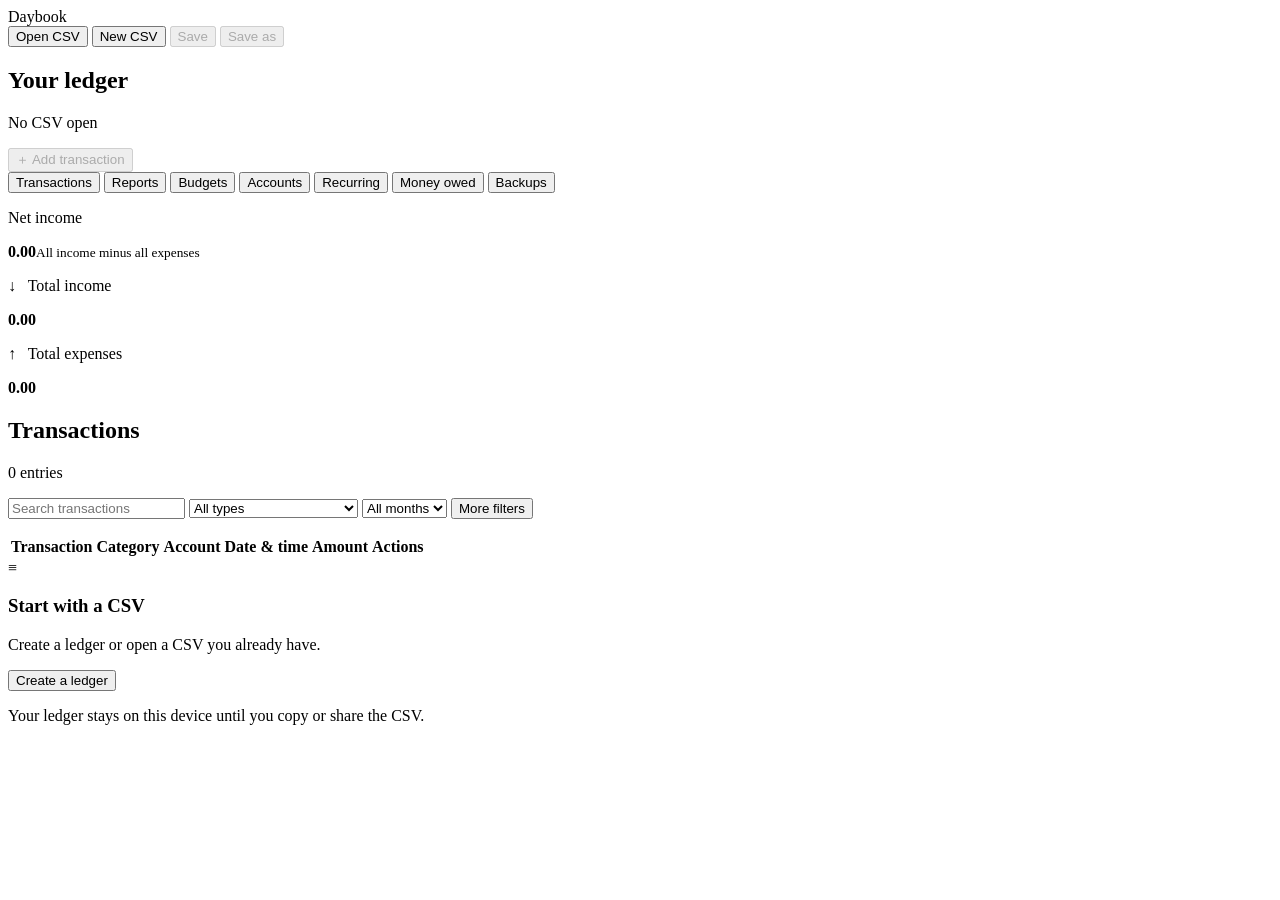
<file: src/index.html>
<!doctype html>
<html lang="en">
<head>
  <meta charset="utf-8">
  <meta name="viewport" content="width=device-width, initial-scale=1">
  <title>Daybook · Personal ledger</title>
  <style>/* STYLES */</style>
</head>
<body>
  <header class="top">
    <div class="top-inner">
      <div class="brand"><span class="mark" aria-hidden="true"><i></i><i></i><i></i></span>Daybook</div>
      <div class="file-bar">
        <button id="open">Open CSV</button>
        <button id="new">New CSV</button>
        <button id="save" disabled>Save</button>
        <button id="save-as" disabled>Save as</button>
        <input type="file" id="upload" accept=".csv,text/csv" hidden>
      </div>
    </div>
  </header>
  <main>
    <section class="intro">
      <div>
        <h1>Your ledger</h1>
        <p class="file-status"><span id="dot"></span><span id="file-status">No CSV open</span></p>
        <button id="confirm-download" hidden>Confirm downloaded CSV</button>
      </div>
      <button class="primary" id="add" disabled><span aria-hidden="true">＋</span> Add transaction</button>
    </section>
    <nav class="view-nav" aria-label="Ledger views">
      <button data-view="transactions" aria-current="page">Transactions</button>
      <button data-view="reports">Reports</button>
      <button data-view="budgets">Budgets</button>
      <button data-view="accounts">Accounts</button>
      <button data-view="recurring">Recurring</button>
      <button data-view="debts">Money owed</button>
      <button data-view="backups">Backups</button>
    </nav>
    <div id="transactions-view">
    <section class="summary" aria-label="Ledger totals">
      <article class="balance"><p>Net income</p><strong id="balance">0.00</strong><small>All income minus all expenses</small></article>
      <article><p class="income">↓ &nbsp; Total income</p><strong id="income">0.00</strong></article>
      <article><p class="expense">↑ &nbsp; Total expenses</p><strong id="expense">0.00</strong></article>
    </section>
    <section class="transactions" aria-labelledby="transactions-title">
      <div class="section-bar">
        <div><h2 id="transactions-title">Transactions</h2><p id="count">0 entries</p></div>
        <div class="filters">
          <input type="search" id="search" aria-label="Search transactions" placeholder="Search transactions">
          <select id="filter" aria-label="Transaction type">
            <option value="all">All types</option>
            <option value="credit">Income</option>
            <option value="debit">Expenses</option>
            <option value="transfer">Transfers</option>
            <option value="debt">Lending and repayments</option>
          </select>
          <select id="month" aria-label="Filter by month"><option value="">All months</option></select>
          <button id="more-filters" type="button" aria-expanded="false" aria-controls="advanced-filters">More filters</button>
          <button id="clear-filters" hidden>Clear filters</button>
        </div>
      </div>
      <div id="advanced-filters" class="advanced-filters" hidden>
        <label>Account<select id="account-filter"><option value="">All accounts</option></select></label>
        <label>Category<select id="category-filter"><option value="">All categories</option></select></label>
        <label>From<input type="date" id="from-filter"></label>
        <label>To<input type="date" id="to-filter"></label>
        <label>Min. amount<input type="number" min="0" step="0.01" id="min-filter" placeholder="Any"></label>
        <label>Max. amount<input type="number" min="0" step="0.01" id="max-filter" placeholder="Any"></label>
        <label>Sort<select id="sort-filter"><option value="">Newest first</option><option value="oldest">Oldest first</option><option value="high">Highest amount</option><option value="low">Lowest amount</option></select></label>
      </div>
      <p id="filter-error" class="filter-error" role="status"></p>
      <div class="table-wrap">
        <table>
          <thead><tr><th scope="col">Transaction</th><th scope="col">Category</th><th scope="col">Account</th><th scope="col">Date &amp; time</th><th scope="col" class="numeric">Amount</th><th scope="col"><span class="sr-only">Actions</span></th></tr></thead>
          <tbody id="entries"></tbody>
        </table>
      </div>
      <div id="empty" class="empty">
        <span class="empty-icon" aria-hidden="true">≡</span>
        <h3 id="empty-title">Start with a CSV</h3>
        <p id="empty-text">Create a ledger or open a CSV you already have.</p>
        <button id="empty-action">Create a ledger</button>
      </div>
    </section>
    </div>
    <section id="feature-view" class="feature-view" aria-labelledby="feature-heading" hidden>
      <div class="section-bar feature-heading">
        <div><h2 id="feature-heading" tabindex="-1"></h2><p id="feature-description"></p></div>
        <div id="feature-actions" class="filters"></div>
      </div>
      <div id="feature-content" class="feature-content"></div>
    </section>
    <input id="restore-upload" type="file" accept=".csv,text/csv" hidden>
    <p class="foot">Your ledger stays on this device until you copy or share the CSV.</p>
  </main>
  <p id="notice" role="status" class="notice"></p>
  <dialog id="editor" aria-labelledby="editor-title">
    <form id="transaction-form">
      <div class="editor-heading"><h2 id="editor-title">Add transaction</h2><button id="close-editor" type="button" aria-label="Close">×</button></div>
      <fieldset>
        <legend>Transaction type</legend>
        <label><input type="radio" name="type" value="debit" checked> Expense</label>
        <label><input type="radio" name="type" value="credit"> Income</label>
        <label><input type="radio" name="type" value="transfer"> Transfer</label>
      </fieldset>
      <label id="counterparty-field"><span id="counterparty-label">Payee</span><input name="counterparty" required placeholder="Who received the money?"></label>
      <div class="form-grid">
        <label>Amount<input name="amount" inputmode="decimal" required placeholder="0.00"></label>
        <label>Category <span class="optional">(optional)</span><input name="category" list="categories" placeholder="e.g. Groceries"><datalist id="categories"></datalist></label>
        <label><span id="account-label">Account</span><select name="account" required></select></label>
        <label id="transfer-destination" hidden>To account<select name="to"></select></label>
        <label>Date<input type="date" name="date" required></label>
        <label>Time<input type="time" name="time" step="1"></label>
      </div>
      <label>Notes <span class="optional">(optional)</span><textarea name="notes" rows="3"></textarea></label>
      <p id="form-error" role="alert"></p>
      <div class="editor-actions"><button type="button" id="cancel">Cancel</button><button class="primary" type="submit">Save transaction</button></div>
    </form>
  </dialog>
  <dialog id="feature-editor" aria-labelledby="feature-editor-title">
    <form id="feature-form">
      <div class="editor-heading"><h2 id="feature-editor-title"></h2><button id="feature-close" type="button" aria-label="Close">×</button></div>
      <div id="feature-fields" class="form-grid"></div>
      <p id="feature-error" class="form-error" role="alert"></p>
      <div class="editor-actions"><button type="button" id="feature-cancel">Cancel</button><button class="primary" type="submit" id="feature-submit">Save</button></div>
    </form>
  </dialog>
  <script>/* LEDGER */</script>
  <script>/* FEATURES */</script>
  <script>/* APP */</script>
</body>
</html>
</file>
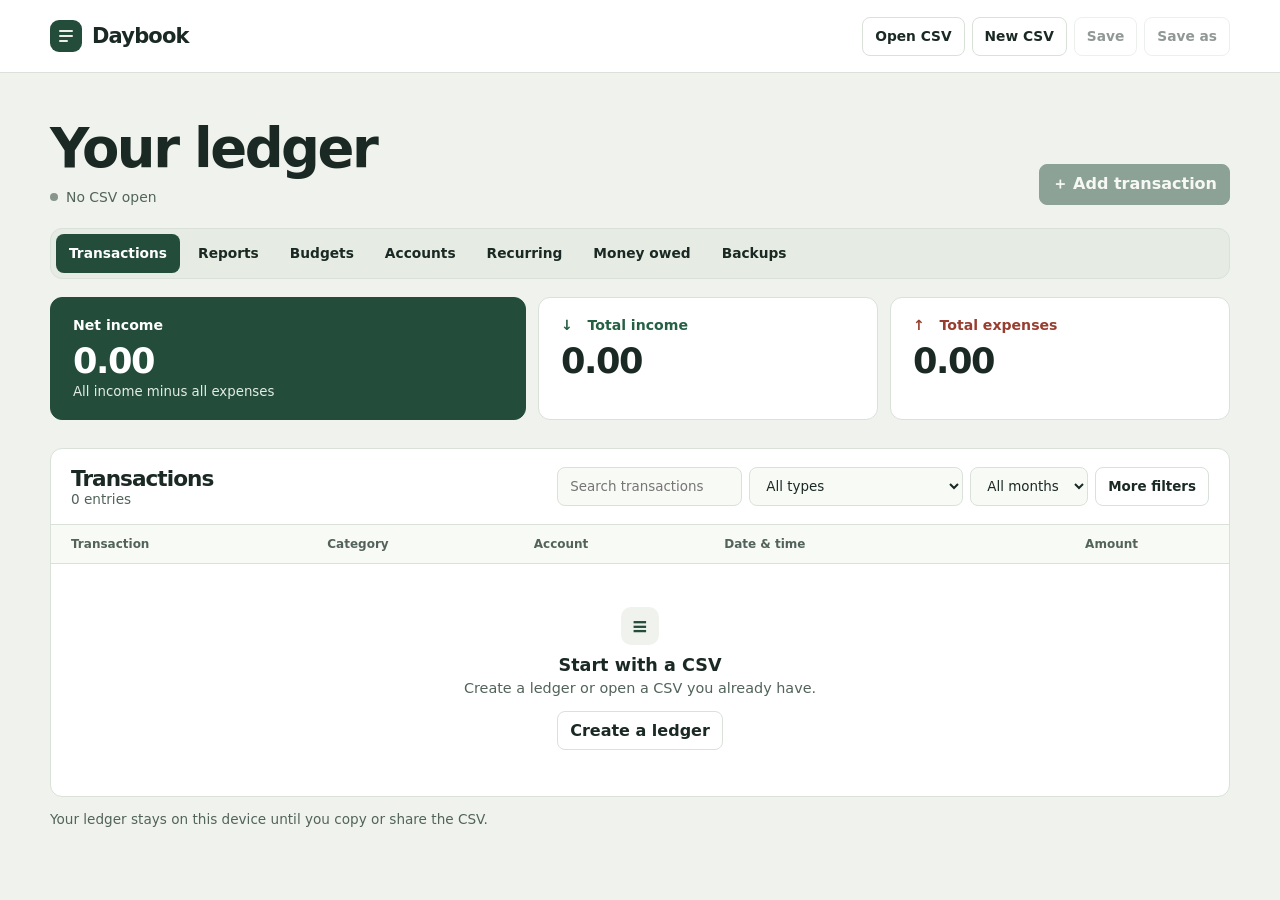
<file: Daybook.html>
<!doctype html>
<html lang="en">
<head>
  <meta charset="utf-8">
  <meta name="viewport" content="width=device-width, initial-scale=1">
  <title>Daybook · Personal ledger</title>
  <style>:root {
  color-scheme: light;
  --ink: #1a2924;
  --muted: #51635a;
  --line: #d9e1d9;
  --field: #f8faf6;
  --paper: #fff;
  --ground: #f0f3ed;
  --green: #234c3b;
  --income: #266044;
  --expense: #983d2f;
  --radius: 12px;
  font-family: system-ui, -apple-system, "Segoe UI", sans-serif;
}
* { box-sizing: border-box; }
[hidden] { display: none !important; }
body { margin: 0; color: var(--ink); background: var(--ground); min-height: 100dvh; }
h1, h2, h3, p { margin: 0; }
h1, h2 { letter-spacing: -.045em; }
button, input, select, textarea { font: inherit; }
button, input:not([type=radio]), select, textarea {
  border: 1px solid var(--line);
  border-radius: 8px;
  color: var(--ink);
  background: var(--paper);
  padding: 9px 12px;
  min-height: 39px;
}
button { cursor: pointer; font-weight: 650; white-space: nowrap; }
button:hover:not(:disabled) { border-color: #80988b; background: var(--field); }
button:disabled { opacity: .48; cursor: default; }
:focus-visible { outline: 2px solid #467c62; outline-offset: 3px; }
button.primary { background: var(--green); color: #fff; border-color: var(--green); }
button.primary:hover:not(:disabled) { background: #173b2c; border-color: #173b2c; }
.top { background: var(--paper); border-bottom: 1px solid var(--line); }
.top-inner, main { width: min(1180px, calc(100% - 64px)); margin: 0 auto; }
.top-inner { min-height: 72px; display: flex; align-items: center; justify-content: space-between; gap: 15px; }
.brand { display: flex; align-items: center; gap: 10px; font-size: 21px; font-weight: 800; letter-spacing: -.04em; }
.mark { width: 32px; height: 32px; display: grid; align-content: center; justify-content: center; gap: 3px; border-radius: 9px; background: var(--green); }
.mark i { width: 14px; height: 2px; background: #ecefe7; border-radius: 5px; }
.mark i:last-child { width: 9px; }
.file-bar, .filters { display: flex; flex-wrap: wrap; gap: 7px; align-items: center; }
.file-bar { font-size: .86rem; }
main { padding: 47px 0 28px; }
.intro { display: flex; justify-content: space-between; align-items: end; gap: 16px; margin-bottom: 23px; }
h1 { font-size: clamp(2.3rem, 5vw, 3.4rem); line-height: 1.08; }
.file-status { display: flex; align-items: center; gap: 8px; color: var(--muted); font-size: .87rem; margin-top: 10px; overflow-wrap: anywhere; }
#dot { width: 8px; height: 8px; border-radius: 50%; background: #87958c; flex: 0 0 auto; }
#dot.ready { background: #4b8967; }
#dot.dirty { background: #a86322; }
.summary { display: grid; grid-template-columns: 1.4fr 1fr 1fr; gap: 12px; margin-bottom: 28px; }
.summary article { padding: 19px 22px; background: var(--paper); border: 1px solid var(--line); border-radius: var(--radius); min-width: 0; }
.summary .balance { background: var(--green); border-color: var(--green); color: #fff; }
.summary p { font-size: .88rem; font-weight: 650; }
.summary strong { display: block; margin-top: 7px; font-size: clamp(1.4rem, 3vw, 2.2rem); letter-spacing: -.04em; overflow-wrap: anywhere; }
.summary small { color: #e3ede4; }
.income { color: var(--income); }
.expense { color: var(--expense); }
.transactions { background: var(--paper); border: 1px solid var(--line); border-radius: var(--radius); overflow: hidden; }
.section-bar { padding: 17px 20px; display: flex; justify-content: space-between; align-items: center; gap: 14px; }
.section-bar h2 { font-size: 1.35rem; }
#count, .foot { font-size: .85rem; color: var(--muted); }
.filters { font-size: .84rem; }
.filters input[type=search] { width: 185px; }
.filters input, .filters select { background: var(--field); }
.table-wrap { overflow-x: auto; }
table { width: 100%; border-collapse: collapse; font-size: .9rem; }
th, td { text-align: left; padding: 12px 13px; border-top: 1px solid var(--line); }
th { font-size: .75rem; font-weight: 750; color: var(--muted); background: var(--field); white-space: nowrap; }
th:first-child, td:first-child { padding-left: 20px; }
th:last-child, td:last-child { padding-right: 20px; }
td { overflow-wrap: anywhere; }
td small { display: block; color: var(--muted); margin-top: 3px; white-space: pre-wrap; }
td small:empty { display: none; }
.transactions td:nth-child(4) { white-space: nowrap; }
.numeric { text-align: right; white-space: nowrap; font-weight: 750; font-variant-numeric: tabular-nums; }
.entry-detail { display: flex; gap: 10px; align-items: center; min-width: 128px; }
.entry-icon { display: grid; place-items: center; border-radius: 8px; flex: 0 0 30px; height: 30px; font-size: 1rem; }
.entry-icon.in { background: #e8f3e9; color: var(--income); }
.entry-icon.out { background: #f9ede6; color: var(--expense); }
.row-actions { text-align: right; white-space: nowrap; }
.row-actions button { font-size: .77rem; min-height: 34px; padding: 5px 8px; margin-left: 4px; }
.empty { text-align: center; border-top: 1px solid var(--line); padding: 43px 16px 46px; }
.empty-icon { display: inline-grid; place-items: center; width: 38px; height: 38px; background: var(--ground); border-radius: 10px; color: var(--green); font-weight: 800; font-size: 1.25rem; }
.empty h3 { margin-top: 10px; font-size: 1.1rem; }
.empty p { margin: 5px auto 15px; color: var(--muted); font-size: .9rem; }
.foot { margin-top: 14px; }
.notice { position: fixed; inset: auto 18px 18px auto; max-width: min(460px, calc(100% - 36px)); z-index: 2; border-radius: 9px; padding: 12px 15px; color: white; background: #20392f; box-shadow: 0 6px 22px #16241c24; }
.notice:empty { display: none; }
dialog { width: min(520px, calc(100% - 24px)); max-height: calc(100dvh - 24px); border: 1px solid var(--line); border-radius: var(--radius); background: var(--paper); color: var(--ink); padding: 22px; }
dialog::backdrop { background: #14292075; }
form { display: grid; gap: 13px; }
form > label, .form-grid label { display: block; font-size: .87rem; font-weight: 650; min-width: 0; }
form input:not([type=radio]), form textarea { display: block; width: 100%; margin-top: 5px; background: var(--field); }
textarea { resize: vertical; }
fieldset { border: 0; padding: 0; margin: 0; }
fieldset label { display: inline-flex; gap: 5px; align-items: center; margin-right: 15px; }
legend { font-size: .87rem; font-weight: 650; padding: 0; margin-bottom: 5px; }
input[type=radio] { accent-color: var(--green); }
.optional { color: var(--muted); font-weight: 400; }
.form-grid { display: grid; grid-template-columns: 1fr 1fr; gap: 12px; }
.editor-heading, .editor-actions { display: flex; gap: 8px; align-items: center; justify-content: space-between; }
.editor-actions { justify-content: end; }
#form-error { color: var(--expense); font-size: .85rem; }
#form-error:empty { display: none; }
.sr-only { position: absolute; width: 1px; height: 1px; overflow: hidden; clip-path: inset(50%); white-space: nowrap; }
@media (max-width: 720px) {
  .top-inner, main { width: calc(100% - 28px); }
  .top-inner { padding: 10px 0; flex-wrap: wrap; }
  main { padding-top: 26px; }
  .summary { grid-template-columns: repeat(2, minmax(0, 1fr)); gap: 8px; }
  .summary article { padding: 12px; }
  .summary .balance { grid-column: 1 / -1; }
  .section-bar { display: grid; padding: 14px; }
  .intro { align-items: start; flex-wrap: wrap; }
  th, td { padding: 10px; }
  th:first-child, td:first-child { padding-left: 14px; }
  th:last-child, td:last-child { padding-right: 14px; }
}

#confirm-download { margin-top: 8px; font-size: .8rem; }

.view-nav {
  display: flex;
  gap: 5px;
  margin-bottom: 18px;
  padding: 5px;
  overflow-x: auto;
  background: #e6ece4;
  border: 1px solid var(--line);
  border-radius: var(--radius);
}
.view-nav button { border-color: transparent; background: transparent; font-size: .86rem; }
.view-nav button[aria-current="page"] { color: #fff; background: var(--green); }
.view-nav button[aria-current="page"]:hover { color: #fff; background: var(--green); }
.advanced-filters {
  border-top: 1px solid var(--line);
  display: grid;
  grid-template-columns: repeat(auto-fit, minmax(128px, 1fr));
  gap: 10px;
  padding: 12px 20px;
}
.advanced-filters label, .month-picker { font-size: .8rem; color: var(--muted); font-weight: 650; }
.advanced-filters :is(input, select), .form-grid select { display: block; width: 100%; min-width: 0; margin-top: 5px; }
.month-picker { display: flex; align-items: center; gap: 7px; }
.feature-view { border: 1px solid var(--line); border-radius: var(--radius); background: var(--paper); }
.feature-heading { border-bottom: 1px solid var(--line); }
.feature-heading p, .muted { color: var(--muted); font-size: .9rem; }
.feature-content { display: grid; gap: 13px; min-width: 0; padding: 20px; }
.feature-content h3 { font-size: 1rem; }
.feature-content h3:not(:first-child) { margin-top: 10px; }
.feature-table { border: 1px solid var(--line); border-radius: 8px; }
.feature-table thead th { border-top: 0; }
.feature-table tbody th { background: var(--paper); font-size: .87rem; color: var(--ink); white-space: normal; }
.feature-table td .filters { flex-wrap: nowrap; }
.feature-table button { font-size: .79rem; min-height: 34px; padding: 5px 8px; }
.form-error { color: var(--expense); font-size: .85rem; }
.form-error:empty { display: none; }
.entry-icon:not(.in, .out) { background: var(--ground); color: var(--green); }
@media (max-width: 720px) {
  .advanced-filters, .feature-content { padding: 14px; }
  .view-nav { margin-bottom: 14px; }
}

.filter-error { padding: 8px 20px; color: var(--expense); font-size: .85rem; }
.filter-error:empty { display: none; }
</style>
</head>
<body>
  <header class="top">
    <div class="top-inner">
      <div class="brand"><span class="mark" aria-hidden="true"><i></i><i></i><i></i></span>Daybook</div>
      <div class="file-bar">
        <button id="open">Open CSV</button>
        <button id="new">New CSV</button>
        <button id="save" disabled>Save</button>
        <button id="save-as" disabled>Save as</button>
        <input type="file" id="upload" accept=".csv,text/csv" hidden>
      </div>
    </div>
  </header>
  <main>
    <section class="intro">
      <div>
        <h1>Your ledger</h1>
        <p class="file-status"><span id="dot"></span><span id="file-status">No CSV open</span></p>
        <button id="confirm-download" hidden>Confirm downloaded CSV</button>
      </div>
      <button class="primary" id="add" disabled><span aria-hidden="true">＋</span> Add transaction</button>
    </section>
    <nav class="view-nav" aria-label="Ledger views">
      <button data-view="transactions" aria-current="page">Transactions</button>
      <button data-view="reports">Reports</button>
      <button data-view="budgets">Budgets</button>
      <button data-view="accounts">Accounts</button>
      <button data-view="recurring">Recurring</button>
      <button data-view="debts">Money owed</button>
      <button data-view="backups">Backups</button>
    </nav>
    <div id="transactions-view">
    <section class="summary" aria-label="Ledger totals">
      <article class="balance"><p>Net income</p><strong id="balance">0.00</strong><small>All income minus all expenses</small></article>
      <article><p class="income">↓ &nbsp; Total income</p><strong id="income">0.00</strong></article>
      <article><p class="expense">↑ &nbsp; Total expenses</p><strong id="expense">0.00</strong></article>
    </section>
    <section class="transactions" aria-labelledby="transactions-title">
      <div class="section-bar">
        <div><h2 id="transactions-title">Transactions</h2><p id="count">0 entries</p></div>
        <div class="filters">
          <input type="search" id="search" aria-label="Search transactions" placeholder="Search transactions">
          <select id="filter" aria-label="Transaction type">
            <option value="all">All types</option>
            <option value="credit">Income</option>
            <option value="debit">Expenses</option>
            <option value="transfer">Transfers</option>
            <option value="debt">Lending and repayments</option>
          </select>
          <select id="month" aria-label="Filter by month"><option value="">All months</option></select>
          <button id="more-filters" type="button" aria-expanded="false" aria-controls="advanced-filters">More filters</button>
          <button id="clear-filters" hidden>Clear filters</button>
        </div>
      </div>
      <div id="advanced-filters" class="advanced-filters" hidden>
        <label>Account<select id="account-filter"><option value="">All accounts</option></select></label>
        <label>Category<select id="category-filter"><option value="">All categories</option></select></label>
        <label>From<input type="date" id="from-filter"></label>
        <label>To<input type="date" id="to-filter"></label>
        <label>Min. amount<input type="number" min="0" step="0.01" id="min-filter" placeholder="Any"></label>
        <label>Max. amount<input type="number" min="0" step="0.01" id="max-filter" placeholder="Any"></label>
        <label>Sort<select id="sort-filter"><option value="">Newest first</option><option value="oldest">Oldest first</option><option value="high">Highest amount</option><option value="low">Lowest amount</option></select></label>
      </div>
      <p id="filter-error" class="filter-error" role="status"></p>
      <div class="table-wrap">
        <table>
          <thead><tr><th scope="col">Transaction</th><th scope="col">Category</th><th scope="col">Account</th><th scope="col">Date &amp; time</th><th scope="col" class="numeric">Amount</th><th scope="col"><span class="sr-only">Actions</span></th></tr></thead>
          <tbody id="entries"></tbody>
        </table>
      </div>
      <div id="empty" class="empty">
        <span class="empty-icon" aria-hidden="true">≡</span>
        <h3 id="empty-title">Start with a CSV</h3>
        <p id="empty-text">Create a ledger or open a CSV you already have.</p>
        <button id="empty-action">Create a ledger</button>
      </div>
    </section>
    </div>
    <section id="feature-view" class="feature-view" aria-labelledby="feature-heading" hidden>
      <div class="section-bar feature-heading">
        <div><h2 id="feature-heading" tabindex="-1"></h2><p id="feature-description"></p></div>
        <div id="feature-actions" class="filters"></div>
      </div>
      <div id="feature-content" class="feature-content"></div>
    </section>
    <input id="restore-upload" type="file" accept=".csv,text/csv" hidden>
    <p class="foot">Your ledger stays on this device until you copy or share the CSV.</p>
  </main>
  <p id="notice" role="status" class="notice"></p>
  <dialog id="editor" aria-labelledby="editor-title">
    <form id="transaction-form">
      <div class="editor-heading"><h2 id="editor-title">Add transaction</h2><button id="close-editor" type="button" aria-label="Close">×</button></div>
      <fieldset>
        <legend>Transaction type</legend>
        <label><input type="radio" name="type" value="debit" checked> Expense</label>
        <label><input type="radio" name="type" value="credit"> Income</label>
        <label><input type="radio" name="type" value="transfer"> Transfer</label>
      </fieldset>
      <label id="counterparty-field"><span id="counterparty-label">Payee</span><input name="counterparty" required placeholder="Who received the money?"></label>
      <div class="form-grid">
        <label>Amount<input name="amount" inputmode="decimal" required placeholder="0.00"></label>
        <label>Category <span class="optional">(optional)</span><input name="category" list="categories" placeholder="e.g. Groceries"><datalist id="categories"></datalist></label>
        <label><span id="account-label">Account</span><select name="account" required></select></label>
        <label id="transfer-destination" hidden>To account<select name="to"></select></label>
        <label>Date<input type="date" name="date" required></label>
        <label>Time<input type="time" name="time" step="1"></label>
      </div>
      <label>Notes <span class="optional">(optional)</span><textarea name="notes" rows="3"></textarea></label>
      <p id="form-error" role="alert"></p>
      <div class="editor-actions"><button type="button" id="cancel">Cancel</button><button class="primary" type="submit">Save transaction</button></div>
    </form>
  </dialog>
  <dialog id="feature-editor" aria-labelledby="feature-editor-title">
    <form id="feature-form">
      <div class="editor-heading"><h2 id="feature-editor-title"></h2><button id="feature-close" type="button" aria-label="Close">×</button></div>
      <div id="feature-fields" class="form-grid"></div>
      <p id="feature-error" class="form-error" role="alert"></p>
      <div class="editor-actions"><button type="button" id="feature-cancel">Cancel</button><button class="primary" type="submit" id="feature-submit">Save</button></div>
    </form>
  </dialog>
  <script>'use strict';

const Ledger = (() => {
  const previousHeaders = ['ID', 'Date', 'Time', 'Type', 'Amount', 'Counterparty', 'Category', 'Notes'];
  const headers = [...previousHeaders, 'Account', 'Transfer To', 'Debt ID', 'Settings'];
  const validId = value => typeof value === 'string' && /^[a-zA-Z0-9][a-zA-Z0-9_-]{0,127}$/.test(value);
  const validCents = value => Number.isSafeInteger(value) && value > 0 && value <= 999999999999;
  const validDate = value => {
    if (typeof value !== 'string' || !/^(?!0000)\d{4}-\d{2}-\d{2}$/.test(value)) return false;
    const date = new Date(value + 'T00:00:00Z');
    return !Number.isNaN(date.valueOf()) && date.toISOString().slice(0, 10) === value;
  };
  const text = value => typeof value === 'string' && Boolean(value.trim());
  const categoryKey = value => value.trim().toLowerCase();
  const emptySettings = () => ({
    accounts: [{ id: 'default', name: 'General', opening: 0 }],
    budgets: [], recurring: [], debts: []
  });

  function validateSettings(settings, entries) {
    if (!settings || !['accounts', 'budgets', 'recurring', 'debts'].every(key => Array.isArray(settings[key]))) {
      throw new Error('Daybook settings are missing or invalid.');
    }
    const ids = (items, check) => {
      const result = new Set();
      for (const item of items) {
        if (!item || !validId(item.id) || result.has(item.id) || !check(item)) {
          throw new Error('A Daybook account, budget, recurring item, or debt is invalid.');
        }
        result.add(item.id);
      }
      return result;
    };
    const accounts = ids(settings.accounts, item => text(item.name) &&
      (item.opening === 0 || validCents(item.opening)));
    if (!accounts.has('default')) throw new Error('The General account is missing.');
    if (new Set(settings.accounts.map(item => categoryKey(item.name))).size !== accounts.size) {
      throw new Error('Account names must be unique.');
    }
    ids(settings.budgets, item => text(item.category) && validCents(item.cents));
    if (new Set(settings.budgets.map(item => categoryKey(item.category))).size !== settings.budgets.length) {
      throw new Error('Budget categories must be unique.');
    }
    ids(settings.recurring, item => text(item.counterparty) && typeof item.category === 'string' &&
      accounts.has(item.account) && validCents(item.cents) && ['debit', 'credit'].includes(item.type) &&
      validDate(item.next) && ['weekly', 'monthly'].includes(item.frequency) &&
      Number.isInteger(item.day) && item.day >= 1 && item.day <= 31);
    const debts = ids(settings.debts, item => text(item.party) && ['lend', 'borrow'].includes(item.type));
    const principals = new Map();
    const payments = new Map();
    for (const entry of entries) {
      if (!accounts.has(entry.account || 'default') ||
          (entry.type === 'transfer' && (!accounts.has(entry.to) || entry.to === entry.account)) ||
          (entry.type !== 'transfer' && entry.to)) {
        throw new Error('A transaction refers to an invalid account or transfer destination.');
      }
      if (['lend', 'borrow', 'collect', 'repay'].includes(entry.type)) {
        if (!debts.has(entry.debt)) throw new Error('A debt transaction refers to an unknown debt.');
        const principal = ['lend', 'borrow'].includes(entry.type);
        if (principal && principals.has(entry.debt)) throw new Error('A debt has multiple starting transactions.');
        if (principal) principals.set(entry.debt, entry);
        else {
          if (!payments.has(entry.debt)) payments.set(entry.debt, []);
          payments.get(entry.debt).push(entry);
        }
      } else if (entry.debt) {
        throw new Error('An unrelated transaction refers to a debt.');
      }
    }
    for (const debt of settings.debts) {
      const start = principals.get(debt.id);
      if (start?.type !== debt.type) throw new Error('A debt is missing its starting transaction.');
      let outstanding = BigInt(start.cents);
      for (const payment of payments.get(debt.id) || []) {
        if (payment.date < start.date || payment.type !== (debt.type === 'lend' ? 'collect' : 'repay')) {
          throw new Error('A repayment date or direction is invalid.');
        }
        outstanding -= BigInt(payment.cents);
      }
      if (outstanding < 0n) throw new Error('A debt has been repaid beyond its original amount.');
    }
  }
  const formula = /^[\s\uFEFF]*[=+@-]|^[\t\r\n]/;
  const escapeText = value => value.startsWith("'") || formula.test(value) ? "'" + value : value;
  const unescapeText = value => value.startsWith("'") &&
    (value[1] === "'" || formula.test(value.slice(1))) ? value.slice(1) : value;
  const makeId = () => globalThis.crypto.randomUUID?.() ??
    Array.from(globalThis.crypto.getRandomValues(new Uint8Array(16)), byte => byte.toString(16).padStart(2, '0')).join('');

  function amount(value, allowZero = false) {
    const match = /^(\d{1,10})(?:\.(\d{1,2}))?$/.exec(String(value).trim());
    if (!match) throw new Error('Enter an amount with up to 10 digits and two decimal places.');
    const cents = Number(match[1]) * 100 + Number((match[2] || '').padEnd(2, '0'));
    if (!allowZero && cents === 0) throw new Error('Amount must be greater than zero.');
    return cents;
  }

  function validate(entry) {
    if (!validDate(entry.date)) throw new Error('Use a valid date in YYYY-MM-DD format.');
    if (entry.time && !/^(?:[01]\d|2[0-3]):[0-5]\d(?::[0-5]\d)?$/.test(entry.time)) {
      throw new Error('Use a valid 24-hour time.');
    }
    if (!['credit', 'debit', 'transfer', 'lend', 'borrow', 'collect', 'repay'].includes(entry.type)) throw new Error('Invalid transaction type.');
    if (!entry.counterparty.trim()) throw new Error('Enter a source or payee.');
    if (entry.time.length === 5) entry.time += ':00';
    return entry;
  }

  function parse(text) {
    const rows = [];
    let row = [];
    let field = '';
    let quoted = false;
    let closed = false;
    const pushField = () => {
      row.push(field);
      field = '';
      closed = false;
    };
    const pushRow = () => {
      pushField();
      rows.push(row);
      row = [];
    };
    const source = text.replace(/^\uFEFF/, '');
    for (let index = 0; index < source.length; index++) {
      const char = source[index];
      if (quoted) {
        if (char !== '"') field += char;
        else if (source[index + 1] === '"') {
          field += '"';
          index++;
        } else {
          quoted = false;
          closed = true;
        }
      } else if (char === ',') {
        pushField();
      } else if (char === '\r' || char === '\n') {
        if (char === '\r' && source[index + 1] === '\n') index++;
        pushRow();
      } else if (char === '"' && !field && !closed) {
        quoted = true;
      } else if (char === '"' || closed) {
        throw new Error(`CSV row ${rows.length + 1} has unexpected characters around a quoted field.`);
      } else {
        field += char;
      }
    }
    if (quoted) throw new Error(`CSV row ${rows.length + 1} contains an unclosed quote.`);
    if (row.length || field || closed) pushRow();
    return rows;
  }

  function read(csv) {
    const [rawHeader, ...rows] = parse(csv);
    const header = (rawHeader || []).map(value => value.trim().toLowerCase());
    const versionTwo = header.join(',') === headers.join(',').toLowerCase();
    const canonical = versionTwo || header.join(',') === previousHeaders.join(',').toLowerCase();
    if (header.includes('settings') && !versionTwo) throw new Error('The Daybook CSV header has changed. Restore the original column order.');
    const counterpartyColumn = header.includes('counterparty') ? 'counterparty' : 'description';
    const typed = header.includes('type') && header.includes('amount');
    const hasBothSides = header.includes('debit') && header.includes('credit');
    if (!header.includes('date') || !header.includes(counterpartyColumn) || (!typed && !hasBothSides)
        || new Set(header).size !== header.length) {
      throw new Error('CSV needs Date, Counterparty or Description, and either Type and Amount or Debit and Credit columns.');
    }

    const ids = new Set();
    const entries = [];
    let settings;
    rows.forEach((row, index) => {
      if (row.length === 1 && !row[0].trim()) return;
      try {
        if (row.length !== header.length) throw new Error('The number of fields does not match the header.');
        const get = key => row[header.indexOf(key)] ?? '';
        if (versionTwo && get('type') === 'settings') {
          if (settings !== undefined || row.some((value, column) => column !== 3 && column !== 11 && value)) {
            throw new Error('Invalid settings row.');
          }
          settings = JSON.parse(get('settings'));
          return;
        }
        if (versionTwo && get('settings')) throw new Error('Unexpected settings on a transaction.');
        const getText = canonical ? key => unescapeText(get(key)) : get;
        const id = canonical ? get('id') : makeId();
        if (!validId(id) || ids.has(id)) {
          throw new Error('Transaction ID is missing, invalid, or duplicated.');
        }
        let type;
        let cents;
        if (typed) {
          const rawType = get('type').trim().toLowerCase();
          type = ({ expense: 'debit', income: 'credit' })[rawType] || rawType;
          cents = amount(get('amount'));
        } else {
          const debit = get('debit').trim() ? amount(get('debit'), true) : 0;
          const credit = get('credit').trim() ? amount(get('credit'), true) : 0;
          if (Boolean(debit) === Boolean(credit)) throw new Error('Enter a positive amount on exactly one side.');
          type = debit ? 'debit' : 'credit';
          cents = debit || credit;
        }
        entries.push(validate({
          id, type, cents, date: get('date').trim(), time: get('time').trim(),
          counterparty: getText(counterpartyColumn), category: getText('category'), notes: getText('notes'),
          ...(versionTwo ? { account: get('account'), to: get('transfer to'), debt: get('debt id') } : {})
        }));
        ids.add(id);
      } catch (error) {
        throw new Error(`CSV row ${index + 2}: ${error.message}`);
      }
    });
    if (versionTwo && !settings) throw new Error('The Daybook settings row is missing.');
    settings = versionTwo ? settings : emptySettings();
    validateSettings(settings, entries);
    return { entries, canonical, settings };
  }

  function write(entries, settings = emptySettings()) {
    validateSettings(settings, entries);
    const quote = field => /[",\r\n]/.test(field) ? '"' + field.replaceAll('"', '""') + '"' : field;
    const rows = entries.map(entry => [
      entry.id, entry.date, entry.time, entry.type, (entry.cents / 100).toFixed(2),
      escapeText(entry.counterparty), escapeText(entry.category), escapeText(entry.notes),
      entry.account || 'default', entry.to || '', entry.debt || '', ''
    ]);
    const settingsRow = ['', '', '', 'settings', '', '', '', '', '', '', '', JSON.stringify(settings)];
    return '\uFEFF' + [headers, ...rows, settingsRow].map(row => row.map(quote).join(',')).join('\r\n') + '\r\n';
  }

  return { amount, validate, validateSettings, emptySettings, categoryKey, read, write, makeId };
})();

if (typeof module !== 'undefined') module.exports = Ledger;
</script>
  <script>'use strict';

let activeView = 'transactions';
let reportMonth = '';
let budgetMonth = '';
let submitFeature;

const features = {
  reports: ['Reports', 'Compare income and expenses across months and see where spending went.'],
  budgets: ['Budgets', 'Set a monthly limit for each spending category.'],
  accounts: ['Accounts', 'Track the balance of each cash, bank, or wallet account.'],
  recurring: ['Recurring', 'Review scheduled transactions and post each occurrence when it is due.'],
  debts: ['Money owed', 'Track money you lent or borrowed and record partial repayments.'],
  backups: ['Backups', 'Save a dated copy or reopen a backup as a separate ledger.']
};

function resetFeatureState() {
  reportMonth = '';
  budgetMonth = '';
}

function initFeatures() {
  for (const tab of document.querySelectorAll('[data-view]')) {
    tab.addEventListener('click', () => {
      activeView = tab.dataset.view;
      renderFeatureView();
    });
  }
  for (const id of ['feature-cancel', 'feature-close']) {
    byId(id).addEventListener('click', () => byId('feature-editor').close());
  }
  byId('feature-form').addEventListener('submit', event => {
    event.preventDefault();
    if (busy || !ledger) return;
    try {
      submitFeature(new FormData(event.currentTarget));
      byId('feature-editor').close();
      featureChanged();
    } catch (error) {
      byId('feature-error').textContent = error.message;
    }
  });
  byId('restore-upload').addEventListener('change', event => {
    const input = event.currentTarget;
    const file = input.files[0];
    input.value = '';
    if (file && allowSwitch()) perform(() => openFile(file, null, true));
  });
}

function element(tag, text, className) {
  const node = document.createElement(tag);
  if (text !== undefined) node.textContent = text;
  if (className) node.className = className;
  return node;
}

function featureButton(label, action, primary = false, blocked = false) {
  const button = element('button', label, primary ? 'primary' : '');
  button.type = 'button';
  button.disabled = busy || blocked;
  button.addEventListener('click', action);
  return button;
}

function featureChanged() {
  setDirty(true);
  render();
  notify('Ledger updated. Save the CSV to keep this change.');
}

function openFeatureForm(title, fields, submit, submitLabel = 'Save') {
  const dialog = byId('feature-editor');
  byId('feature-editor-title').textContent = title;
  byId('feature-submit').textContent = submitLabel;
  byId('feature-error').textContent = '';
  submitFeature = submit;

  const inputs = fields.map(([label, name, value, kind = 'text', options]) => {
    const wrapper = element('label', label);
    const control = element(kind === 'select' ? 'select' : 'input');
    if (kind === 'select') replaceOptions(control, options, value);
    else {
      control.type = kind === 'money' ? 'text' : kind;
      if (kind === 'money') control.inputMode = 'decimal';
      control.value = value;
    }
    control.name = name;
    control.required = name !== 'category' && name !== 'time';
    if (kind === 'time') control.step = '1';
    wrapper.append(control);
    return wrapper;
  });
  byId('feature-fields').replaceChildren(...inputs);
  dialog.showModal();
}

function renderFeatureView() {
  const isTransactions = activeView === 'transactions';
  byId('transactions-view').hidden = !isTransactions;
  byId('feature-view').hidden = isTransactions;
  for (const tab of document.querySelectorAll('[data-view]')) {
    if (tab.dataset.view === activeView) tab.setAttribute('aria-current', 'page');
    else tab.removeAttribute('aria-current');
  }
  if (isTransactions) return;
  const [heading, description] = features[activeView];
  byId('feature-heading').textContent = heading;
  byId('feature-description').textContent = description;
  const actions = byId('feature-actions');
  const content = byId('feature-content');
  actions.replaceChildren();
  content.replaceChildren();
  if (!ledger && activeView !== 'backups') {
    content.append(element('p', 'Open or create a CSV to use this view.', 'muted'));
    return;
  }
  const renderers = {
    reports: renderReports, budgets: renderBudgets, accounts: renderAccounts,
    recurring: renderRecurring, debts: renderDebts, backups: renderBackups
  };
  renderers[activeView](content, actions);
}

function featureTable(headers, rows, empty) {
  if (!rows.length) return element('p', empty, 'muted');
  const wrapper = element('div', undefined, 'table-wrap feature-table');
  const table = wrapper.appendChild(element('table'));
  const header = table.createTHead().insertRow();
  for (const name of headers) {
    const cell = element('th', name);
    cell.scope = 'col';
    header.append(cell);
  }
  const body = table.createTBody();
  for (const row of rows) {
    const tr = body.insertRow();
    row.forEach((value, index) => {
      const cell = index === 0 ? element('th') : element('td');
      if (index === 0) cell.scope = 'row';
      if (typeof value === 'string') cell.textContent = value;
      else cell.append(value);
      tr.append(cell);
    });
  }
  return wrapper;
}

function rowButtons(...buttons) {
  const wrapper = element('div', undefined, 'filters');
  wrapper.append(...buttons);
  return wrapper;
}

function monthPicker(selected, change) {
  const current = localClock().date.slice(0, 7);
  const months = [...new Set([current, selected, ...ledger.entries.map(entry => entry.date.slice(0, 7))])]
    .filter(Boolean).sort().reverse();
  const label = element('label', 'Month', 'month-picker');
  const select = element('select');
  replaceOptions(select, months.map(month => [month, month]), selected || current);
  select.disabled = busy;
  select.addEventListener('change', () => {
    change(select.value);
    renderFeatureView();
    byId('feature-actions').querySelector('select')?.focus();
  });
  label.append(select);
  return label;
}

const selectedMonth = month => month || localClock().date.slice(0, 7);
const inMonth = (entry, month) => entry.date.startsWith(month + '-');
const amountText = cents => (cents / 100).toFixed(2);
const moneyText = cents => formatTotal(BigInt(cents));
const FREQUENCIES = [['monthly', 'Monthly'], ['weekly', 'Weekly']];
const DIRECTIONS = [['debit', 'Expense'], ['credit', 'Income']];
const DEBT_DIRECTIONS = [['lend', 'I lent money'], ['borrow', 'I borrowed money']];

function renderReports(content, actions) {
  actions.append(monthPicker(reportMonth, value => { reportMonth = value; }));
  const month = selectedMonth(reportMonth);
  const records = ledger.entries.filter(entry => entry.type === 'credit' || entry.type === 'debit');
  const grouped = new Map();
  for (const entry of records) {
    const key = entry.date.slice(0, 7);
    if (!grouped.has(key)) grouped.set(key, []);
    grouped.get(key).push(entry);
  }
  const categoryTotals = new Map();
  for (const entry of grouped.get(month) || []) {
    if (entry.type !== 'debit') continue;
    const label = entry.category.trim() || 'Uncategorized';
    const key = Ledger.categoryKey(label);
    const group = categoryTotals.get(key) || { label, cents: 0n };
    group.cents += BigInt(entry.cents);
    categoryTotals.set(key, group);
  }
  const months = [...new Set([month, ...grouped.keys()])].sort().reverse();
  const monthRows = months.map(key => {
    const { income, expense, net } = totals(grouped.get(key) || []);
    return [key, moneyText(income), moneyText(expense), moneyText(net)];
  });
  const categories = [...categoryTotals.values()].sort((a, b) => a.cents < b.cents ? 1 : a.cents > b.cents ? -1 : 0);
  content.append(
    element('h3', 'Spending by category · ' + month),
    featureTable(['Category', 'Spent'], categories.map(item => [item.label, moneyText(item.cents)]), 'No expenses in this month.'),
    element('h3', 'Monthly comparison'),
    featureTable(['Month', 'Income', 'Expenses', 'Net'], monthRows, '')
  );
}

function renderBudgets(content, actions) {
  actions.append(monthPicker(budgetMonth, value => { budgetMonth = value; }),
    featureButton('Add budget', () => editBudget(), true));
  const month = selectedMonth(budgetMonth);
  const spending = new Map();
  for (const entry of ledger.entries) {
    if (entry.type !== 'debit' || !inMonth(entry, month)) continue;
    const key = Ledger.categoryKey(entry.category);
    spending.set(key, (spending.get(key) || 0n) + BigInt(entry.cents));
  }
  const rows = ledger.settings.budgets.map(budget => {
    const spent = spending.get(Ledger.categoryKey(budget.category)) || 0n;
    const left = BigInt(budget.cents) - spent;
    const status = left < 0n ? moneyText(-left) + ' over' : moneyText(left) + ' left';
    const buttons = rowButtons(
      featureButton('Edit', () => editBudget(budget)),
      featureButton('Remove', () => removeSetting('budgets', budget, 'Remove this category budget?'))
    );
    return [budget.category, moneyText(budget.cents), moneyText(spent), status, buttons];
  });
  content.append(featureTable(['Category', 'Monthly limit', 'Spent', 'Remaining', 'Actions'], rows, 'No budgets yet.'));
}

function editBudget(budget) {
  openFeatureForm(budget ? 'Edit budget' : 'Add budget', [
    ['Category', 'budget-category', budget?.category ?? ''],
    ['Monthly limit', 'amount', budget ? amountText(budget.cents) : '', 'money']
  ], fields => {
    const category = requiredText(fields.get('budget-category'));
    const duplicate = ledger.settings.budgets.some(item => item !== budget &&
      Ledger.categoryKey(item.category) === Ledger.categoryKey(category));
    if (duplicate) throw new Error('A budget already exists for this category.');
    saveSetting('budgets', budget, { category, cents: Ledger.amount(fields.get('amount')) });
  });
}

function accountBalances(settings, entries) {
  const balances = new Map(settings.accounts.map(account => [account.id, BigInt(account.opening)]));
  for (const entry of entries) {
    const id = entry.account || 'default';
    const value = BigInt(entry.cents);
    const outgoing = ['debit', 'transfer', 'lend', 'repay'].includes(entry.type);
    balances.set(id, balances.get(id) + (outgoing ? -value : value));
    if (entry.type === 'transfer') balances.set(entry.to, balances.get(entry.to) + value);
  }
  return balances;
}

function renderAccounts(content, actions) {
  actions.append(featureButton('Add account', () => editAccount(), true));
  const balances = accountBalances(ledger.settings, ledger.entries);
  const total = [...balances.values()].reduce((sum, value) => sum + value, 0n);
  content.append(element('h3', 'Total account balance · ' + moneyText(total)));
  const rows = ledger.settings.accounts.map(account => {
    const buttons = [featureButton('Edit', () => editAccount(account))];
    if (account.id !== 'default') buttons.push(featureButton('Remove', () => removeAccount(account)));
    return [account.name, moneyText(account.opening), moneyText(balances.get(account.id)), rowButtons(...buttons)];
  });
  content.append(featureTable(['Account', 'Opening balance', 'Recorded balance', 'Actions'], rows, ''));
}

function editAccount(account) {
  openFeatureForm(account ? 'Edit account' : 'Add account', [
    ['Account name', 'name', account?.name ?? ''],
    ['Opening balance', 'opening', account ? amountText(account.opening) : '0.00', 'money']
  ], fields => {
    const name = requiredText(fields.get('name'));
    if (ledger.settings.accounts.some(item => item !== account && Ledger.categoryKey(item.name) === Ledger.categoryKey(name))) {
      throw new Error('An account already uses this name.');
    }
    saveSetting('accounts', account, { name, opening: Ledger.amount(fields.get('opening'), true) });
  });
}

function removeAccount(account) {
  const used = ledger.entries.some(entry => entry.account === account.id || entry.to === account.id) ||
    ledger.settings.recurring.some(item => item.account === account.id);
  if (used) {
    notify('This account is used by a transaction or schedule and cannot be removed.');
    return;
  }
  removeSetting('accounts', account, 'Remove this account?');
}

function advanceDue(date, frequency, anchorDay) {
  const [year, month, day] = date.split('-').map(Number);
  const utc = new Date('2000-01-01T00:00:00Z');
  if (frequency === 'weekly') utc.setUTCFullYear(year, month - 1, day + 7);
  else {
    utc.setUTCFullYear(year, month + 1, 0);
    const daysInNextMonth = utc.getUTCDate();
    utc.setUTCDate(Math.min(daysInNextMonth, anchorDay));
  }
  const next = utc.toISOString().slice(0, 10);
  if (!/^\d{4}-\d{2}-\d{2}$/.test(next)) throw new Error('The next date is outside the supported calendar.');
  return next;
}

function renderRecurring(content, actions) {
  actions.append(featureButton('Add schedule', () => editRecurring(), true));
  const today = localClock().date;
  const rows = [...ledger.settings.recurring].sort((a, b) => a.next.localeCompare(b.next)).map(item => {
    const due = item.next <= today;
    return [
      item.counterparty, typeLabels[item.type], moneyText(item.cents), accountName(item.account),
      item.frequency === 'weekly' ? 'Weekly' : 'Monthly', item.next, due ? 'Due' : 'Upcoming',
      rowButtons(featureButton('Post', () => postRecurring(item), false, !due),
        featureButton('Edit', () => editRecurring(item)),
        featureButton('Remove', () => removeSetting('recurring', item, 'Remove this recurring schedule?')))
    ];
  });
  content.append(featureTable(['Description', 'Type', 'Amount', 'Account', 'Frequency', 'Next due', 'Status', 'Actions'], rows,
    'No recurring transactions scheduled.'));
}

function editRecurring(item) {
  openFeatureForm(item ? 'Edit schedule' : 'Add schedule', [
    ['Payee or income source', 'counterparty', item?.counterparty ?? ''],
    ['Type', 'type', item?.type ?? 'debit', 'select', DIRECTIONS],
    ['Amount', 'amount', item ? amountText(item.cents) : '', 'money'],
    ['Account', 'account', item?.account ?? 'default', 'select', accountOptions()],
    ['Category (optional)', 'category', item?.category ?? ''],
    ['Frequency', 'frequency', item?.frequency ?? 'monthly', 'select', FREQUENCIES],
    ['Next due date', 'next', item?.next ?? localClock().date, 'date']
  ], fields => {
    const next = fields.get('next');
    const frequency = fields.get('frequency');
    const day = next === item?.next && frequency === item?.frequency ? item.day : Number(next.slice(-2));
    saveSetting('recurring', item, {
      next, day, frequency, counterparty: requiredText(fields.get('counterparty')),
      type: fields.get('type'), account: fields.get('account'), category: fields.get('category').trim(),
      cents: Ledger.amount(fields.get('amount'))
    });
  });
}

function postRecurring(item) {
  if (busy || !ledger.settings.recurring.includes(item) || item.next > localClock().date) return;
  if (!window.confirm('Post the scheduled transaction dated ' + item.next + '?')) return;
  try {
    const next = advanceDue(item.next, item.frequency, item.day);
    const { counterparty, account, category, cents, type } = item;
    appendEntry({ date: item.next, counterparty, account, category, cents, type });
    item.next = next;
    featureChanged();
  } catch (error) {
    notify(error.message);
  }
}

function debtPositions(entries) {
  const positions = new Map();
  for (const entry of entries) {
    if (!entry.debt) continue;
    const position = positions.get(entry.debt) || { principal: null, paid: 0n };
    if (entry.type === 'lend' || entry.type === 'borrow') position.principal = entry;
    else position.paid += BigInt(entry.cents);
    positions.set(entry.debt, position);
  }
  return positions;
}

function renderDebts(content, actions) {
  actions.append(featureButton('Add money owed', () => addDebt(), true));
  const positions = debtPositions(ledger.entries);
  let receivable = 0n;
  let payable = 0n;
  const rows = ledger.settings.debts.map(debt => {
    const { principal, paid } = positions.get(debt.id);
    const outstanding = BigInt(principal.cents) - paid;
    if (debt.type === 'lend') receivable += outstanding;
    else payable += outstanding;
    return [
      debt.party, debt.type === 'lend' ? 'Owed to me' : 'I owe',
      principal.date, moneyText(principal.cents), moneyText(paid), moneyText(outstanding),
      featureButton(outstanding ? 'Record repayment' : 'Settled', () => repayDebt(debt, principal, outstanding), false, !outstanding)
    ];
  });
  content.append(element('h3', 'Owed to me · ' + moneyText(receivable) + '    |    I owe · ' + moneyText(payable)));
  content.append(featureTable(['Person or business', 'Direction', 'Started', 'Original amount', 'Repaid', 'Outstanding', 'Actions'],
    rows, 'No loans or debts recorded.'));
}

function addDebt() {
  const { date, time } = localClock();
  openFeatureForm('Add money owed', [
    ['Person or business', 'party', ''],
    ['Direction', 'type', 'lend', 'select', DEBT_DIRECTIONS],
    ['Amount', 'amount', '', 'money'],
    ['Account', 'account', 'default', 'select', accountOptions()],
    ['Date', 'date', date, 'date'],
    ['Time (optional)', 'time', time, 'time']
  ], fields => {
    const debt = { id: Ledger.makeId(), party: requiredText(fields.get('party')), type: fields.get('type') };
    const cents = Ledger.amount(fields.get('amount'));
    appendEntry({
      counterparty: debt.party, type: debt.type, debt: debt.id, account: fields.get('account'), date: fields.get('date'), time: fields.get('time'), cents
    });
    ledger.settings.debts.push(debt);
  }, 'Record starting amount');
}

function repayDebt(debt, principal, outstanding) {
  const { date, time } = localClock();
  openFeatureForm('Repayment · ' + debt.party, [
    ['Amount', 'amount', amountText(Number(outstanding)), 'money'],
    ['Account', 'account', principal.account, 'select', accountOptions()],
    ['Date', 'date', date, 'date'],
    ['Time (optional)', 'time', time, 'time']
  ], fields => {
    const cents = Ledger.amount(fields.get('amount'));
    const date = fields.get('date');
    if (BigInt(cents) > outstanding) throw new Error('Enter an amount within the outstanding balance.');
    if (date < principal.date) throw new Error('The repayment cannot be earlier than the starting transaction.');
    appendEntry({
      counterparty: debt.party, type: debt.type === 'lend' ? 'collect' : 'repay', debt: debt.id,
      account: fields.get('account'), date, time: fields.get('time'), cents
    });
  }, 'Record repayment');
}

function renderBackups(content, actions) {
  actions.append(
    featureButton(window.DaybookFiles ? 'Save dated backup' : 'Download dated backup', () => perform(async () => {
      const stamp = localClock();
      const name = ledger.name.replace(/\.csv$/i, '') + '-backup-' + stamp.date + '-' + stamp.time.replaceAll(':', '') + '.csv';
      await downloadCsv(Ledger.write(ledger.entries, ledger.settings), name);
    }), true, !ledger),
    featureButton('Restore from CSV', () => {
      if (!window.DaybookFiles) {
        byId('restore-upload').click();
        return;
      }
      if (allowSwitch()) perform(async () => {
        const [handle] = await window.showOpenFilePicker({ types: csvTypes });
        await openFile(await handle.getFile(), null, true);
      });
    })
  );
  content.append(element('p', 'Backups include the current transactions and all ledger settings, including unsaved changes.'));
  content.append(element('p', 'When you restore a backup, Daybook opens a separate copy. Save the restored ledger under a new filename.'));
}

function appendEntry(values) {
  const entry = Ledger.validate({
    id: Ledger.makeId(), time: '', category: '', notes: '', to: '', debt: '', ...values
  });
  ledger.entries.push(entry);
}

function saveSetting(key, existing, values) {
  const collection = ledger.settings[key];
  if (existing) Object.assign(existing, values);
  else collection.push({ id: Ledger.makeId(), ...values });
}

function removeSetting(key, item, question) {
  if (!busy && window.confirm(question)) {
    ledger.settings[key] = ledger.settings[key].filter(value => value !== item);
    featureChanged();
  }
}

function requiredText(value) {
  const clean = value.trim();
  if (!clean) throw new Error('Enter a value in the required text field.');
  return clean;
}
</script>
  <script>'use strict';

const byId = id => document.getElementById(id);
const form = byId('transaction-form');
const editor = byId('editor');
const upload = byId('upload');
const money = new Intl.NumberFormat(undefined, { minimumFractionDigits: 2, maximumFractionDigits: 2 });
let ledger = null;
let editing = null;
let initialText = {};
let busy = false;
let noticeTimer;
const filterIds = ['search', 'filter', 'month', 'account-filter', 'category-filter',
  'from-filter', 'to-filter', 'min-filter', 'max-filter', 'sort-filter'];
const debtTypes = ['lend', 'borrow', 'collect', 'repay'];
const typeLabels = {
  credit: 'Income', debit: 'Expense', transfer: 'Transfer', lend: 'Money lent',
  borrow: 'Money borrowed', collect: 'Repayment received', repay: 'Repayment sent'
};
const accountName = id => ledger?.settings.accounts.find(account => account.id === (id || 'default'))?.name || 'General';
const accountOptions = () => ledger.settings.accounts.map(account => [account.id, account.name]);

function localClock(now = new Date()) {
  const pad = value => String(value).padStart(2, '0');
  return {
    date: [now.getFullYear(), pad(now.getMonth() + 1), pad(now.getDate())].join('-'),
    time: [now.getHours(), now.getMinutes(), now.getSeconds()].map(pad).join(':')
  };
}

function replaceOptions(select, options, selected = select.value) {
  if (options.length !== select.options.length || options.some(([value, label], index) =>
    select.options[index].value !== value || select.options[index].text !== label)) {
    select.replaceChildren(...options.map(([value, label]) => new Option(label, value)));
  }
  select.value = options.some(([value]) => value === selected) ? selected : options[0]?.[0] || '';
}

function totals(entries) {
  let income = 0n;
  let expense = 0n;
  for (const entry of entries) {
    if (entry.type === 'credit') income += BigInt(entry.cents);
    if (entry.type === 'debit') expense += BigInt(entry.cents);
  }
  return { income, expense, net: income - expense };
}

function notify(message) {
  const notice = byId('notice');
  notice.textContent = message;
  clearTimeout(noticeTimer);
  noticeTimer = setTimeout(() => { notice.textContent = ''; }, 8500);
}

function setDirty(dirty) {
  ledger.dirty = dirty;
  ledger.downloadPending = false;
  window.removeEventListener('beforeunload', warnUnsaved);
  if (dirty) window.addEventListener('beforeunload', warnUnsaved);
}

function warnUnsaved(event) {
  event.preventDefault();
  event.returnValue = true;
}

function allowSwitch() {
  return !ledger?.dirty || window.confirm('This ledger has unsaved changes. Discard those changes?');
}

function resetFilters() {
  for (const id of filterIds) byId(id).value = id === 'filter' ? 'all' : '';
}

function activate(next, dirty = false) {
  ledger = next;
  ledger.settings ??= Ledger.emptySettings();
  resetFeatureState();
  setDirty(dirty);
  resetFilters();
  render();
}

function newFile() {
  if (!busy && allowSwitch()) {
    activate({ name: 'Daybook.csv', entries: [], handle: null, legacy: false }, true);
    notify('Ledger created. Select Save to choose where to keep the CSV.');
  }
}

async function perform(action) {
  if (busy) return;
  busy = true;
  render();
  try {
    await action();
  } catch (error) {
    if (error.name !== 'AbortError') notify(error.message || 'The file operation failed.');
  } finally {
    busy = false;
    render();
  }
}

async function openFile(file, handle = null, restore = false) {
  const bytes = await file.arrayBuffer();
  let source;
  try {
    source = new TextDecoder('utf-8', { fatal: true, ignoreBOM: true }).decode(bytes);
  } catch {
    throw new Error('Save the file as UTF-8 CSV, then open it again.');
  }
  const { entries, canonical, settings } = Ledger.read(source);
  if (restore) {
    const name = file.name.replace(/\.csv$/i, '') + '-restored.csv';
    activate({ name, entries, settings, handle: null, legacy: false }, true);
    notify('Backup opened as a separate ledger. Save it under a new name.');
    return;
  }
  activate({ name: file.name, entries, settings, handle, source, legacy: !canonical });
  notify(canonical ? 'CSV opened.' : 'Legacy CSV opened. Save as will create a Daybook copy.');
}

function pickFile() {
  if (busy) return;
  if (!window.showOpenFilePicker) {
    upload.click();
    return;
  }
  if (!allowSwitch()) return;
  perform(async () => {
    let selected;
    try {
      [selected] = await window.showOpenFilePicker({ types: csvTypes });
    } catch (error) {
      if (['SecurityError', 'NotSupportedError'].includes(error.name)) {
        upload.click();
        return;
      }
      throw error;
    }
    await openFile(await selected.getFile(), selected);
  });
}

const csvTypes = [{ description: 'CSV ledger', accept: { 'text/csv': ['.csv'] } }];
const filename = name => /\.csv$/i.test(name) ? name : name + '.csv';

async function downloadCsv(contents, name) {
  if (window.DaybookFiles) {
    await window.DaybookFiles.saveCopy(contents, name);
    notify('CSV copy saved.');
    return;
  }
  const url = URL.createObjectURL(new Blob([contents], { type: 'text/csv;charset=utf-8' }));
  const link = document.createElement('a');
  link.href = url;
  link.download = name;
  document.body.append(link);
  link.click();
  link.remove();
  setTimeout(() => URL.revokeObjectURL(url), 30_000);
  // The browser does not report whether the user completed or canceled a download.
  notify('Download requested. Keep the CSV from your browser’s downloads.');
}

async function saveFile(saveAs) {
  if (!ledger) return;
  const contents = Ledger.write(ledger.entries, ledger.settings);
  let handle = saveAs || ledger.legacy ? null : ledger.handle;
  const name = ledger.legacy ? ledger.name.replace(/\.csv$/i, '') + '-daybook.csv' : filename(ledger.name);
  if (!handle && window.showSaveFilePicker) {
    try {
      handle = await window.showSaveFilePicker({ suggestedName: name, types: csvTypes });
    } catch (error) {
      if (!['SecurityError', 'NotSupportedError'].includes(error.name)) throw error;
    }
  }
  if (!handle) {
    await downloadCsv(contents, name);
    ledger.downloadPending = ledger.dirty;
    return;
  }

  if (ledger.handle && await handle.isSameEntry(ledger.handle)) {
    if (ledger.legacy) throw new Error('Choose a different filename to preserve the original CSV.');
    const currentFile = await handle.getFile();
    const current = new TextDecoder('utf-8', { ignoreBOM: true }).decode(await currentFile.arrayBuffer());
    if (current !== ledger.source) {
      throw new Error('This CSV changed outside Daybook. Use Save as and choose another filename.');
    }
  }

  const writer = await handle.createWritable();
  try {
    await writer.write(contents);
    await writer.close();
  } catch (error) {
    await writer.abort().catch(() => {});
    throw error;
  }
  Object.assign(ledger, { name: handle.name, handle, source: contents, legacy: false });
  setDirty(false);
  notify('CSV saved.');
}

function render() {
  const entries = ledger?.entries ?? [];
  const months = [...new Set(entries.map(entry => entry.date.slice(0, 7)))].sort().reverse();
  const categories = [...new Set(entries.map(entry => entry.category).filter(Boolean))].sort();
  replaceOptions(byId('month'), [['', 'All months'], ...months.map(month => [month, month])]);
  replaceOptions(byId('account-filter'), [['', 'All accounts'], ...(ledger ? accountOptions() : [])]);
  replaceOptions(byId('category-filter'), [['', 'All categories'], ...categories.map(category => [category, category])]);
  const [rawQuery, type, month, account, category, from, to, min, max, sort] =
    filterIds.map(id => byId(id).value);
  const query = rawQuery.trim().toLowerCase();
  byId('filter-error').textContent = from && to && from > to ? 'The start date must be on or before the end date.' :
    min && max && Number(min) > Number(max) ? 'The minimum amount must be below or equal to the maximum.' : '';
  const filtered = Boolean(query || type !== 'all' || month || account || category || from || to || min || max);
  const visible = entries.filter(entry => {
    const haystack = [entry.counterparty, entry.category, entry.notes, accountName(entry.account),
      entry.to ? accountName(entry.to) : '', typeLabels[entry.type]].join(' ').toLowerCase();
    return (!query || haystack.includes(query)) &&
      (type === 'all' || type === entry.type || (type === 'debt' && debtTypes.includes(entry.type))) &&
      (!month || entry.date.startsWith(month + '-')) &&
      (!account || account === (entry.account || 'default') || account === entry.to) &&
      (!category || entry.category === category) &&
      (!from || entry.date >= from) && (!to || entry.date <= to) &&
      (!min || entry.cents >= Math.round(Number(min) * 100)) &&
      (!max || entry.cents <= Math.round(Number(max) * 100));
  });
  const newestFirst = (a, b) => b.date.localeCompare(a.date) || b.time.localeCompare(a.time);
  visible.sort((a, b) => {
    if (sort === 'oldest') return newestFirst(b, a);
    if (sort === 'high') return b.cents - a.cents || newestFirst(a, b);
    if (sort === 'low') return a.cents - b.cents || newestFirst(a, b);
    return newestFirst(a, b);
  });

  const { income, expense, net } = totals(entries);
  byId('balance').textContent = formatTotal(net);
  byId('income').textContent = formatTotal(income);
  byId('expense').textContent = formatTotal(expense);
  byId('count').textContent = filtered ? `${visible.length} of ${entries.length} entries` :
    `${entries.length} ${entries.length === 1 ? 'entry' : 'entries'}`;
  byId('file-status').textContent = ledger ?
    ledger.name + (ledger.dirty ? ' · Unsaved changes' : ' · Open') : 'No CSV open';
  byId('confirm-download').hidden = !ledger?.downloadPending;
  byId('confirm-download').disabled = busy;
  byId('dot').className = ledger?.dirty ? 'dirty' : ledger ? 'ready' : '';
  ['save', 'save-as', 'add'].forEach(id => { byId(id).disabled = !ledger || busy; });
  ['open', 'new', 'empty-action'].forEach(id => { byId(id).disabled = busy; });
  byId('clear-filters').hidden = !filtered && !sort;
  byId('empty').hidden = visible.length > 0;
  byId('empty-title').textContent = !ledger ? 'Start with a CSV' : filtered ? 'No matching transactions' : 'No transactions yet';
  byId('empty-text').textContent = !ledger ? 'Create a ledger or open a CSV you already have.' :
    filtered ? 'Clear the filters to see all entries.' : 'Add income or an expense to start tracking your money.';
  byId('empty-action').textContent = !ledger ? 'Create a ledger' : filtered ? 'Clear filters' : 'Add transaction';
  const rows = document.createDocumentFragment();
  for (const entry of visible) rows.append(renderEntry(entry));
  byId('entries').replaceChildren(rows);
  renderFeatureView();
}

function formatTotal(cents) {
  const negative = cents < 0n;
  const absolute = negative ? -cents : cents;
  const whole = absolute / 100n;
  const fraction = String(absolute % 100n).padStart(2, '0');
  return money.formatToParts(negative && whole === 0n ? -0 : negative ? -whole : whole)
    .map(part => part.type === 'fraction' ? fraction : part.value).join('');
}

function renderEntry(entry) {
  const row = document.createElement('tr');
  const outgoing = ['debit', 'lend', 'repay'].includes(entry.type);
  const transfer = entry.type === 'transfer';
  const principal = ['lend', 'borrow'].includes(entry.type);
  const description = row.insertCell();
  const detail = document.createElement('div');
  detail.className = 'entry-detail';
  const icon = document.createElement('span');
  icon.className = transfer ? 'entry-icon' : outgoing ? 'entry-icon out' : 'entry-icon in';
  icon.textContent = transfer ? '↔' : outgoing ? '↗' : '↙';
  icon.setAttribute('aria-hidden', 'true');
  const label = document.createElement('div');
  const title = document.createElement('strong');
  title.textContent = entry.counterparty;
  const notes = document.createElement('small');
  notes.textContent = debtTypes.includes(entry.type) ? [typeLabels[entry.type], entry.notes].filter(Boolean).join(' · ') : entry.notes;
  label.append(title, notes);
  detail.append(icon, label);
  description.append(detail);
  row.insertCell().textContent = entry.category || '—';
  row.insertCell().textContent = transfer ? accountName(entry.account) + ' → ' + accountName(entry.to) : accountName(entry.account);
  const timestamp = row.insertCell();
  timestamp.textContent = entry.date;
  if (entry.time) {
    const time = document.createElement('small');
    time.textContent = entry.time;
    timestamp.append(time);
  }
  const amount = row.insertCell();
  amount.className = 'numeric ' + (transfer ? '' : outgoing ? 'expense' : 'income');
  amount.textContent = (transfer ? '' : outgoing ? '−' : '+') + formatTotal(BigInt(entry.cents));
  const actions = row.insertCell();
  actions.className = 'row-actions';
  if (principal) {
    actions.textContent = 'Money owed';
    return row;
  }
  if (!debtTypes.includes(entry.type)) addRowAction(actions, 'Edit', entry, () => openEditor(entry));
  addRowAction(actions, 'Remove', entry, () => {
    if (window.confirm(`Remove the transaction for “${entry.counterparty}”?`)) {
      ledger.entries = ledger.entries.filter(item => item.id !== entry.id);
      setDirty(true);
      render();
      notify('Transaction removed. Save the CSV to keep this change.');
    }
  });
  return row;
}

function addRowAction(cell, text, entry, action) {
  const button = document.createElement('button');
  button.textContent = text;
  button.disabled = busy;
  button.setAttribute('aria-label', `${text} transaction for ${entry.counterparty}`);
  button.addEventListener('click', action);
  cell.append(button);
}

function syncPartyLabel() {
  const type = form.elements.type.value;
  const transfer = type === 'transfer';
  byId('counterparty-label').textContent = type === 'debit' ? 'Payee' : 'Income source';
  form.elements.counterparty.placeholder = type === 'debit' ? 'Who received the money?' : 'Where did the money come from?';
  byId('counterparty-field').hidden = transfer;
  form.elements.counterparty.required = !transfer;
  byId('account-label').textContent = transfer ? 'From account' : 'Account';
  byId('transfer-destination').hidden = !transfer;
  form.elements.to.required = transfer;
  form.elements.to.disabled = !transfer;
  if (transfer) {
    const destinations = accountOptions().filter(([id]) => id !== form.elements.account.value);
    replaceOptions(form.elements.to, [['', 'Choose another account'], ...destinations]);
  }
}

function openEditor(entry = null) {
  if (!ledger || busy) return;
  editing = entry;
  form.reset();
  const { date, time } = localClock();
  form.elements.date.value = entry?.date ?? date;
  form.elements.time.value = entry?.time ?? time;
  replaceOptions(form.elements.account, accountOptions(), entry?.account || 'default');
  if (entry) {
    form.elements.type.value = entry.type;
    form.elements.amount.value = (entry.cents / 100).toFixed(2);
    for (const key of ['counterparty', 'category', 'notes']) form.elements[key].value = entry[key];
  }
  initialText = Object.fromEntries(['counterparty', 'category', 'notes'].map(key => [key, form.elements[key].value]));
  const categories = [...new Set(ledger.entries.map(item => item.category).filter(Boolean))].sort();
  byId('categories').replaceChildren(...categories.map(category => {
    const option = document.createElement('option');
    option.value = category;
    return option;
  }));
  syncPartyLabel();
  if (entry?.to) form.elements.to.value = entry.to;
  byId('editor-title').textContent = entry ? 'Edit transaction' : 'Add transaction';
  byId('form-error').textContent = '';
  editor.showModal();
  (entry?.type === 'transfer' ? form.elements.account : form.elements.counterparty).focus();
}

form.addEventListener('change', syncPartyLabel);
form.addEventListener('submit', event => {
  event.preventDefault();
  const fields = new FormData(form);
  const getText = key => {
    const value = form.elements[key].value;
    if (editing && value === initialText[key]) return editing[key];
    return key === 'notes' ? value : value.trim();
  };
  try {
    const type = fields.get('type');
    const account = fields.get('account');
    const to = type === 'transfer' ? fields.get('to') : '';
    if (type === 'transfer' && (!to || to === account)) throw new Error('Choose two different accounts.');
    const entry = Ledger.validate({
      id: editing?.id ?? Ledger.makeId(),
      type, account, to, debt: '', cents: Ledger.amount(fields.get('amount')),
      date: fields.get('date'), time: fields.get('time'),
      counterparty: type === 'transfer' ? 'Account transfer' : getText('counterparty'), category: getText('category'), notes: getText('notes')
    });
    if (editing) ledger.entries[ledger.entries.indexOf(editing)] = entry;
    else ledger.entries.push(entry);
    setDirty(true);
    editor.close();
    render();
    notify('Transaction recorded. Save the CSV to keep this change.');
  } catch (error) {
    byId('form-error').textContent = error.message;
  }
});
byId('open').addEventListener('click', pickFile);
byId('new').addEventListener('click', newFile);
byId('save').addEventListener('click', () => perform(() => saveFile(false)));
byId('save-as').addEventListener('click', () => perform(() => saveFile(true)));
byId('confirm-download').addEventListener('click', () => {
  setDirty(false);
  render();
  notify('Download confirmed. Use Save to download a fresh copy after editing.');
});
byId('add').addEventListener('click', () => openEditor());
for (const id of ['cancel', 'close-editor']) byId(id).addEventListener('click', () => editor.close());
for (const id of filterIds) byId(id).addEventListener('input', render);
byId('clear-filters').addEventListener('click', () => { resetFilters(); render(); });
byId('empty-action').addEventListener('click', () => {
  if (!ledger) newFile();
  else if (!byId('clear-filters').hidden) { resetFilters(); render(); }
  else openEditor();
});
upload.addEventListener('change', () => {
  const file = upload.files[0];
  upload.value = '';
  if (file && allowSwitch()) perform(() => openFile(file));
});
byId('more-filters').addEventListener('click', () => {
  const advanced = byId('advanced-filters');
  advanced.hidden = !advanced.hidden;
  byId('more-filters').setAttribute('aria-expanded', String(!advanced.hidden));
});
initFeatures();
render();
</script>
</body>
</html>
</file>
